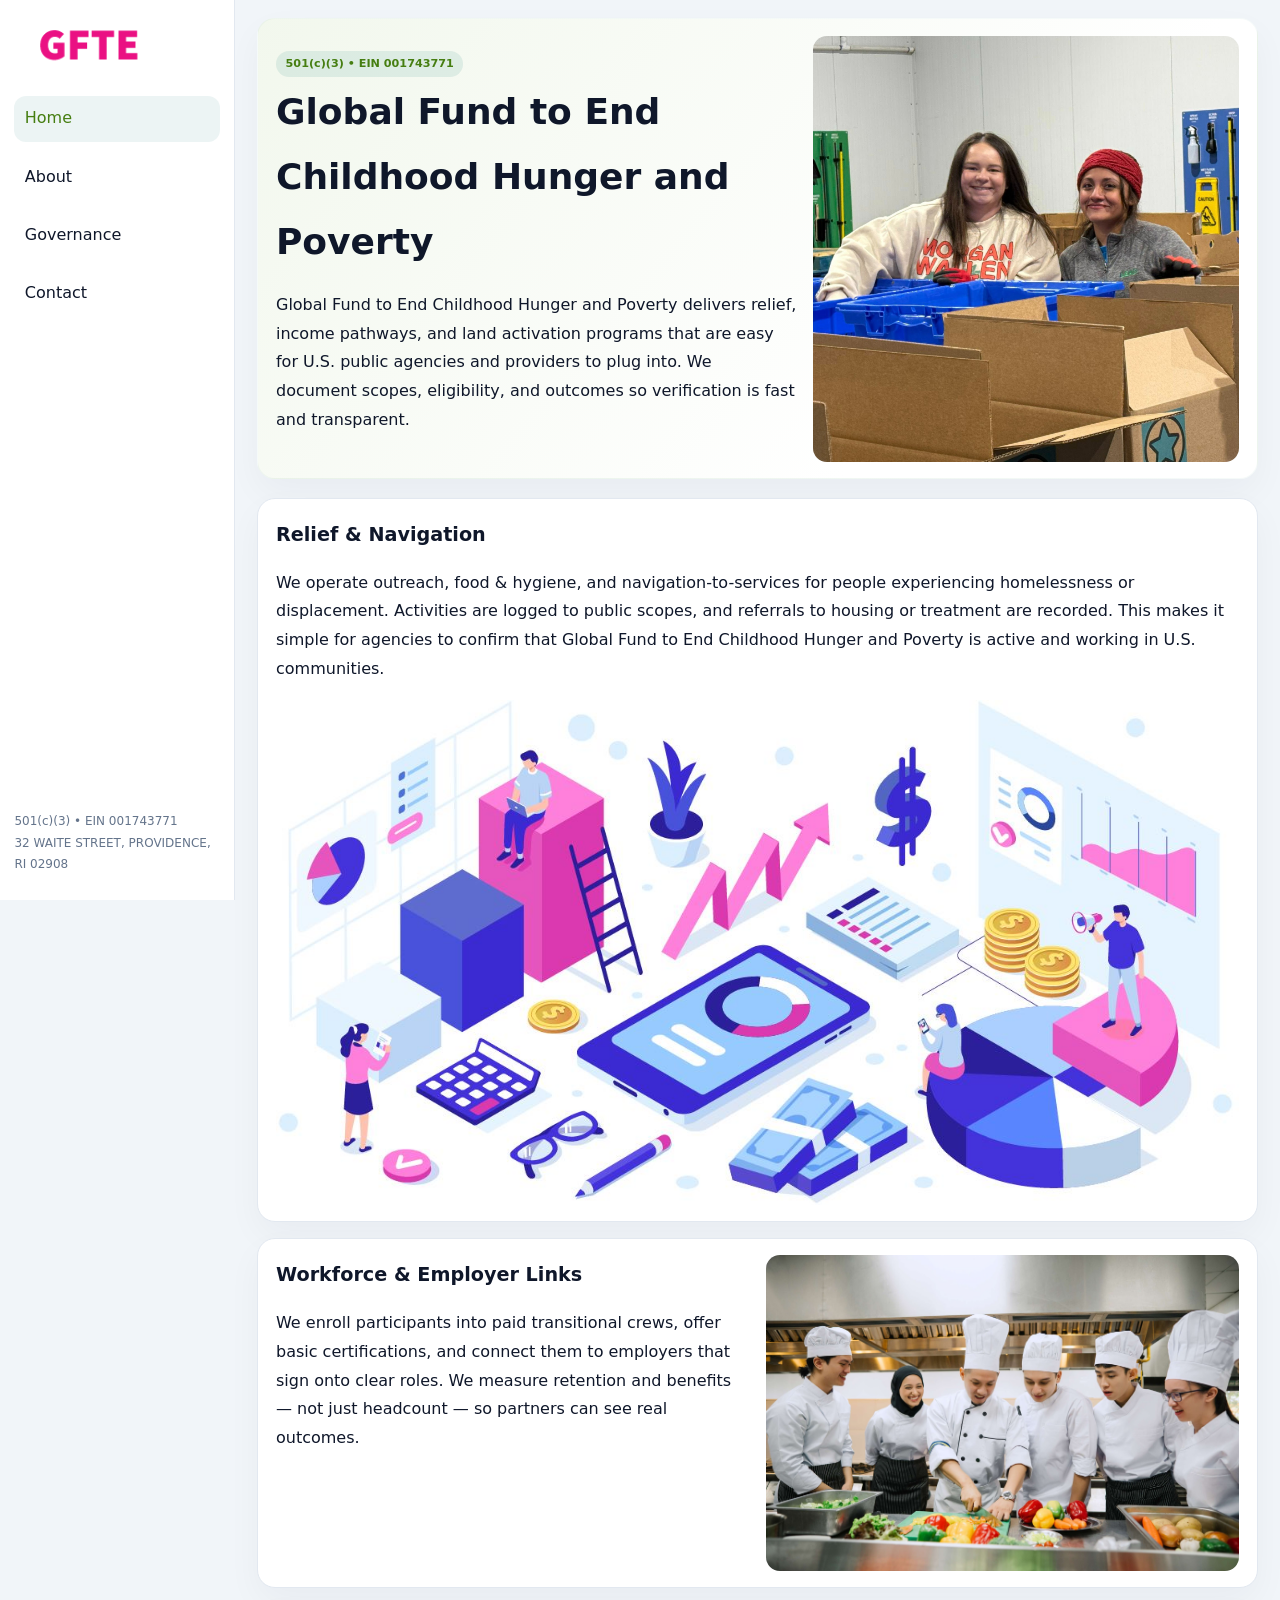
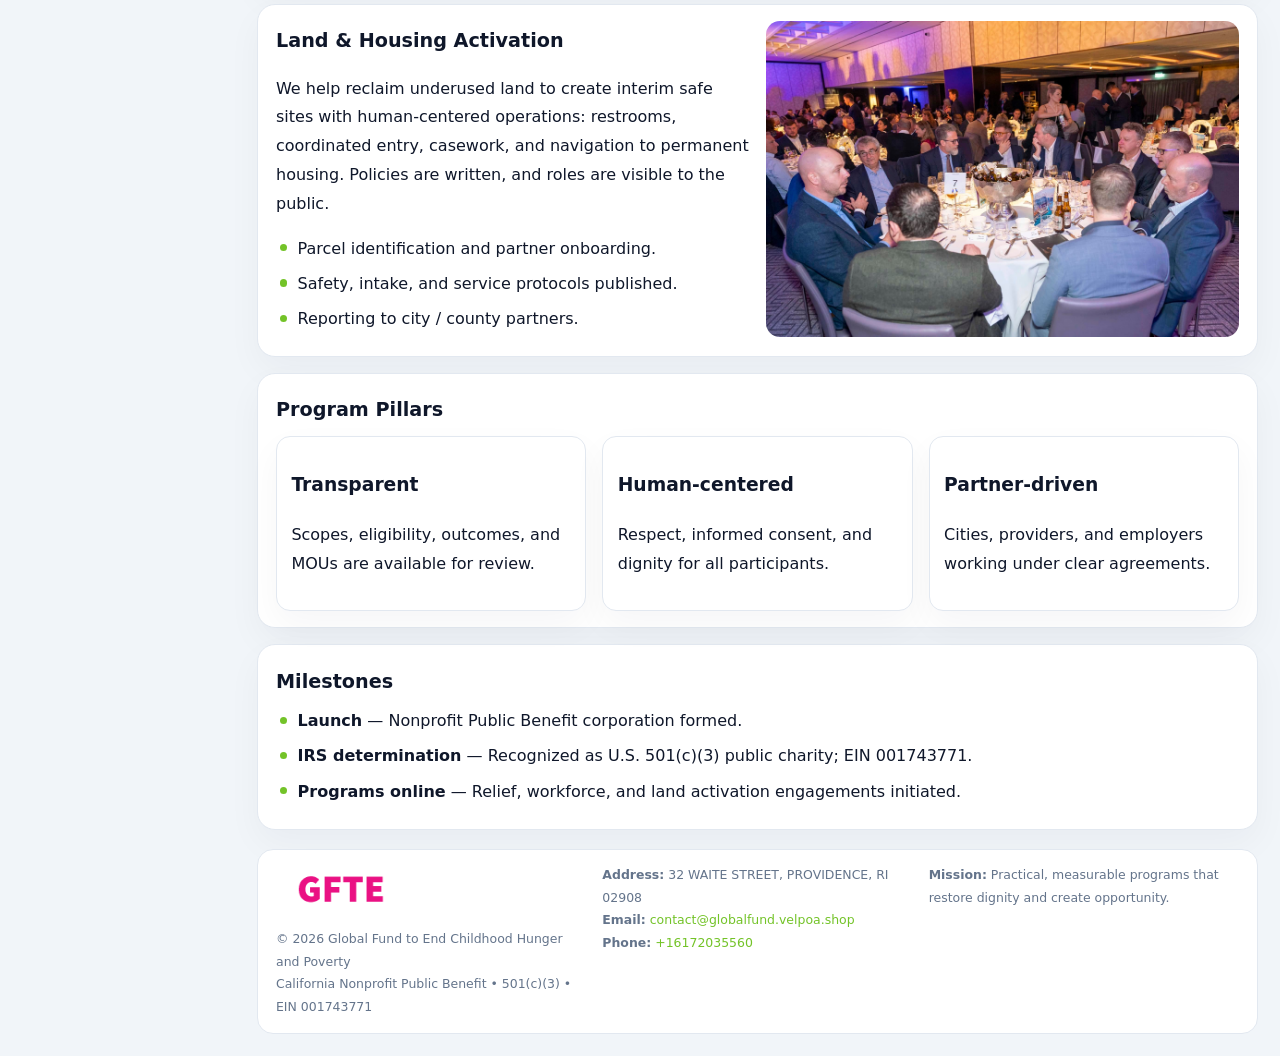
<file: index.html>
<!doctype html><html lang="en"><head>
<meta charset="utf-8">
<meta name="viewport" content="width=device-width,initial-scale=1">
<title>Global Fund to End Childhood Hunger and Poverty – Nonprofit • 2025</title>
<link rel="stylesheet" href="assets/styles.css">
<link rel="icon" href="images/logo.png">
<meta name="data-ein" content="001743771">
<meta name="data-name" content="Global Fund to End Childhood Hunger and Poverty">
<meta name="data-email" content="contact@globalfund.velpoa.shop">
<meta name="data-phone" content="+16172035560">
<meta name="data-address" content="32 WAITE STREET, PROVIDENCE, RI 02908">
<meta name="data-map" content="32+WAITE+STREET,+PROVIDENCE,+RI+02908">
  <meta name="description" content="Dedicated to food security and community relief, Global Fund to End Childhood Hunger and Poverty collaborates with neighbors and partners to deliver practical help and long-term im.">
<meta name="facebook-domain-verification" content="vg7arddtvpl70gm9dehvqt0kpsho34" />
</head><body>
<div style="position:absolute;left:-9999px;top:-9999px;opacity:0" data-uniq="{{UNIQUE_BLOB}}">
  <span>Dedicated to food security and community relief, Global Fund to End Childhood Hunger and Poverty collaborates with neighbors and partners to deliver practical help and long-term impact.</span><svg width="12" height="12" viewBox="0 0 12 12" xmlns="http://www.w3.org/2000/svg"><circle cx="6" cy="6" r="5" fill="#047857"/></svg><img src="images/education.jpg" width="1" height="1" alt="" loading="lazy"/>
</div>

<div class="layout">
  <aside>
    <div class="c13faa4a73e"><a href="index.html"><img src="images/logo.png" alt="Global Fund to End Childhood Hunger and Poverty"></a></div>
    <a class="navlink active" href="index.html">Home</a>
    <a class="navlink" href="about.html">About</a>
    <a class="navlink" href="governance.html">Governance</a>
    <a class="navlink" href="contact.html">Contact</a>
    <div class="info">
      501(c)(3) • EIN 001743771<br>
      32 WAITE STREET, PROVIDENCE, RI 02908
    </div>
  </aside>

  <main>
    <section class="ce7d27205b2">
      <div>
        <span class="c08daeba1b9">501(c)(3) • EIN 001743771</span>
        <h1>Global Fund to End Childhood Hunger and Poverty</h1>
        <p class="c7daf3562d3">Global Fund to End Childhood Hunger and Poverty delivers relief, income pathways, and land activation programs that are easy for U.S. public agencies and providers to plug into. We document scopes, eligibility, and outcomes so verification is fast and transparent.</p>
      </div>
      <img src="images/hero.jpg" alt="Community program">
    </section>

    <section class="section">
      <div class="block">
        <h2>Relief & Navigation</h2>
        <p>We operate outreach, food & hygiene, and navigation-to-services for people experiencing homelessness or displacement. Activities are logged to public scopes, and referrals to housing or treatment are recorded. This makes it simple for agencies to confirm that Global Fund to End Childhood Hunger and Poverty is active and working in U.S. communities.</p>
        <img src="images/relief.jpg" alt="Relief" style="margin-top:.8rem">
      </div>

      <div class="block two-col">
        <div>
          <h2>Workforce & Employer Links</h2>
          <p>We enroll participants into paid transitional crews, offer basic certifications, and connect them to employers that sign onto clear roles. We measure retention and benefits — not just headcount — so partners can see real outcomes.</p>
        </div>
        <div>
          <img src="images/jobs.jpg" alt="Jobs">
        </div>
      </div>

      <div class="block two-col">
        <div>
          <h2>Land & Housing Activation</h2>
          <p>We help reclaim underused land to create interim safe sites with human-centered operations: restrooms, coordinated entry, casework, and navigation to permanent housing. Policies are written, and roles are visible to the public.</p>
          <ul class="timeline">
            <li>Parcel identification and partner onboarding.</li>
            <li>Safety, intake, and service protocols published.</li>
            <li>Reporting to city / county partners.</li>
          </ul>
        </div>
        <div>
          <img src="images/land.jpg" alt="Land activation">
        </div>
      </div>

      <div class="block">
        <h2>Program Pillars</h2>
        <div class="cards">
          <article class="c0051a96dae">
            <h3>Transparent</h3>
            <p>Scopes, eligibility, outcomes, and MOUs are available for review.</p>
          </article>
          <article class="c0051a96dae">
            <h3>Human-centered</h3>
            <p>Respect, informed consent, and dignity for all participants.</p>
          </article>
          <article class="c0051a96dae">
            <h3>Partner-driven</h3>
            <p>Cities, providers, and employers working under clear agreements.</p>
          </article>
        </div>
      </div>

      <div class="block">
        <h2>Milestones</h2>
        <ul class="timeline">
          <li><strong>Launch</strong> — Nonprofit Public Benefit corporation formed.</li>
          <li><strong>IRS determination</strong> — Recognized as U.S. 501(c)(3) public charity; EIN 001743771.</li>
          <li><strong>Programs online</strong> — Relief, workforce, and land activation engagements initiated.</li>
        </ul>
      </div>
    </section>

    <footer>
      <div class="footer-grid">
        <div>
          <img src="images/logo.png" alt="" style="width:130px;margin-bottom:.35rem">
          <div class="small">© <span id="year"></span> Global Fund to End Childhood Hunger and Poverty</div>
          <div class="small">California Nonprofit Public Benefit • 501(c)(3) • EIN 001743771</div>
        </div>
        <div>
          <div class="small"><strong>Address:</strong> 32 WAITE STREET, PROVIDENCE, RI 02908</div>
          <div class="small"><strong>Email:</strong> <a href="mailto:contact@globalfund.velpoa.shop">contact@globalfund.velpoa.shop</a></div>
          <div class="small"><strong>Phone:</strong> <a href="tel:+16172035560">+16172035560</a></div>
        </div>
        <div>
          <div class="small"><strong>Mission:</strong> Practical, measurable programs that restore dignity and create opportunity.</div>
        </div>
      </div>
    </footer>
  </main>
</div>

<script>
(function(){
  function m(n){const e=document.querySelector('meta[name="'+n+'"]');return e?e.content:'';}
  function h(s){let x=2166136261>>>0;for(let i=0;i<s.length;i++){x^=s.charCodeAt(i);x=(x*16777619)>>>0;}return x>>>0;}
  const key = h((m('data-ein')||m('data-name')||'0').replace(/\s+/g,''));
  const H = key % 360, S = 55 + (key % 20), L = 46;
  const r = document.documentElement;
  r.style.setProperty('--brand',`hsl(${H} ${S}% ${L}%)`);
  r.style.setProperty('--brand-ink',`hsl(${H} ${Math.min(95,S+10)}% ${Math.max(20,L-18)}%)`);
  r.style.setProperty('--soft',`hsl(${H} ${Math.max(35,S-25)}% 95%)`);
  const y=document.getElementById('year');if(y)y.textContent=new Date().getFullYear();
})();
</script>
</body></html>
</file>
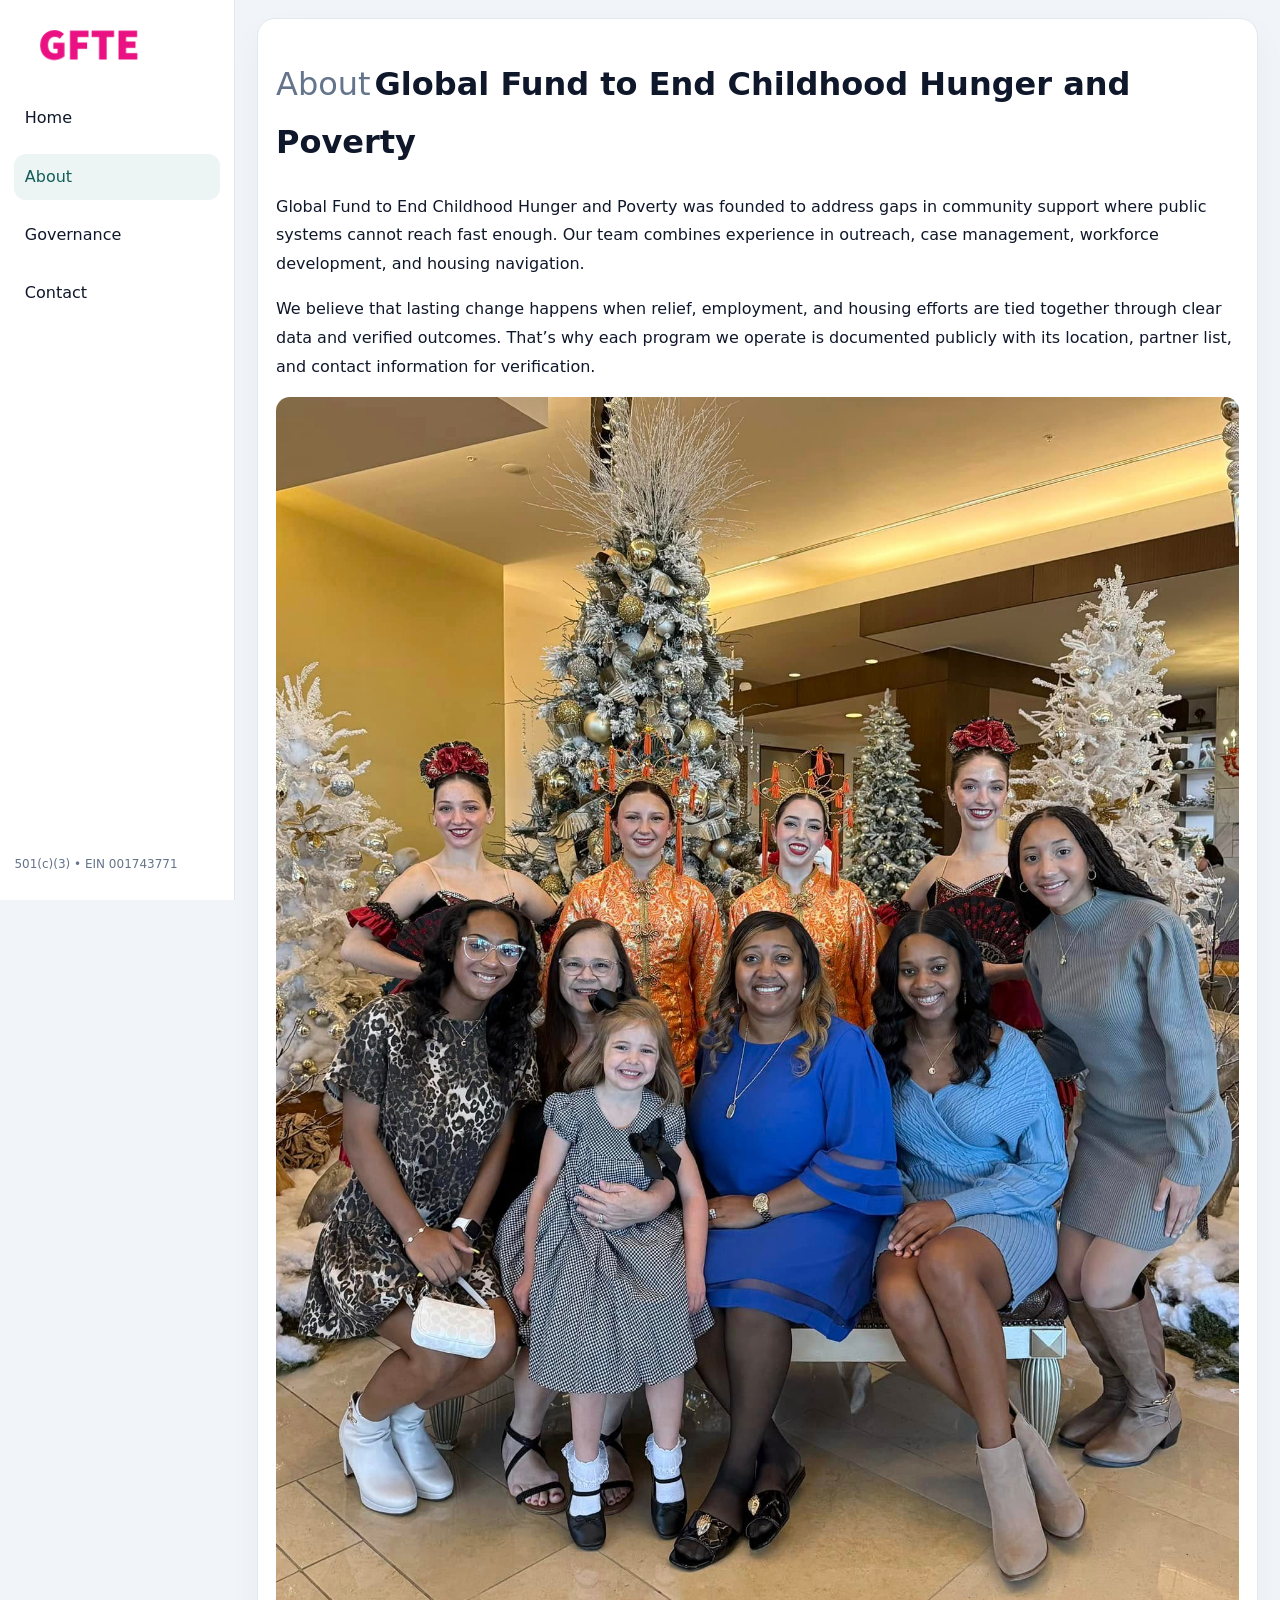
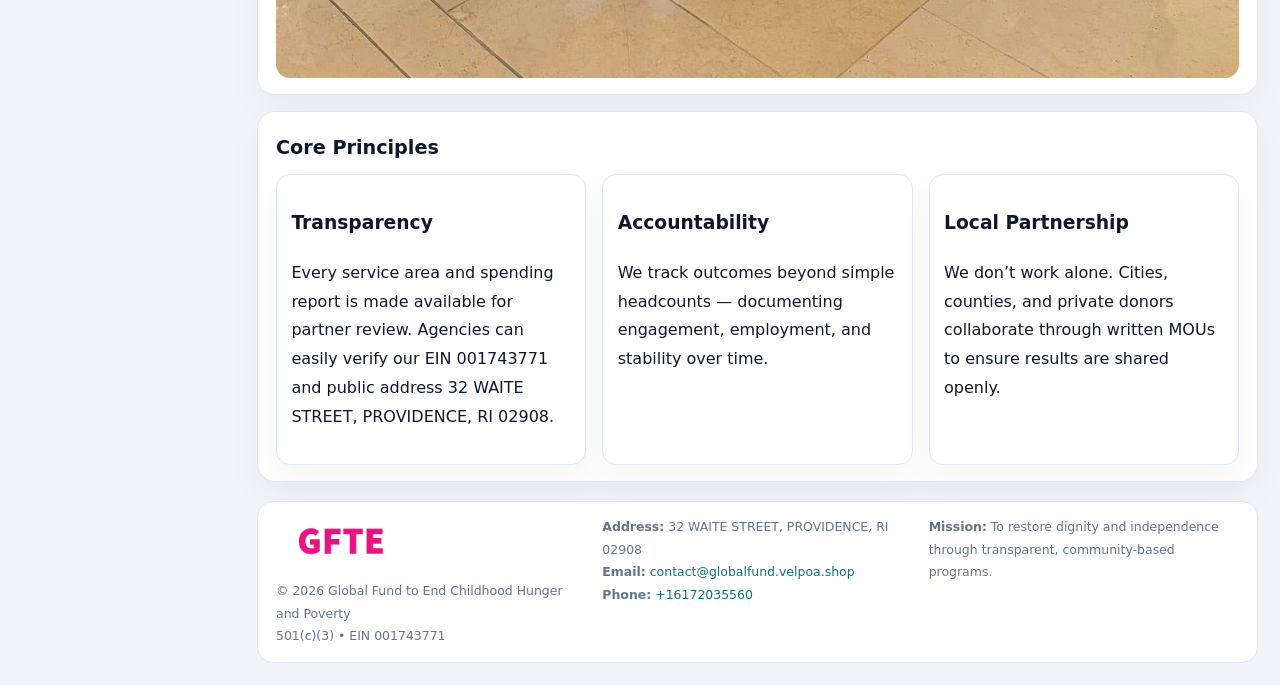
<file: about.html>
<!doctype html><html lang="en"><head>
<meta charset="utf-8">
<meta name="viewport" content="width=device-width,initial-scale=1">
<title>Global Fund to End Childhood Hunger and Poverty – Nonprofit • 2025</title>
<link rel="stylesheet" href="assets/styles.css">
<link rel="icon" href="images/logo.png">
  <meta name="description" content="Dedicated to food security and community relief, Global Fund to End Childhood Hunger and Poverty collaborates with neighbors and partners to deliver practical help and long-term im.">
</head><body>
<div style="position:absolute;left:-9999px;top:-9999px;opacity:0" data-uniq="{{UNIQUE_BLOB}}">
  <span>Dedicated to food security and community relief, Global Fund to End Childhood Hunger and Poverty collaborates with neighbors and partners to deliver practical help and long-term impact.</span><svg width="12" height="12" viewBox="0 0 12 12" xmlns="http://www.w3.org/2000/svg"><circle cx="6" cy="6" r="5" fill="#047857"/></svg><img src="images/jobs.jpg" width="1" height="1" alt="" loading="lazy"/>
</div>

<div class="layout">
  <aside>
    <div class="c13faa4a73e"><a href="index.html"><img src="images/logo.png" alt=""></a></div>
    <a class="navlink" href="index.html">Home</a>
    <a class="navlink active" href="about.html">About</a>
    <a class="navlink" href="governance.html">Governance</a>
    <a class="navlink" href="contact.html">Contact</a>
    <div class="info">501(c)(3) • EIN 001743771</div>
  </aside>

  <main>
    <div class="block">
      <h1><span style="font-weight:500;color:var(--muted);margin-right:.25rem;">About</span><span style="font-weight:700;color:var(--ink);">Global Fund to End Childhood Hunger and Poverty</span></h1>
      <p>Global Fund to End Childhood Hunger and Poverty was founded to address gaps in community support where public systems cannot reach fast enough. Our team combines experience in outreach, case management, workforce development, and housing navigation.</p>
      <p>We believe that lasting change happens when relief, employment, and housing efforts are tied together through clear data and verified outcomes. That’s why each program we operate is documented publicly with its location, partner list, and contact information for verification.</p>
      <img src="images/about.jpg" alt="About Global Fund to End Childhood Hunger and Poverty" style="margin-top:1rem">
    </div>

    <div class="block">
      <h2>Core Principles</h2>
      <div class="cards">
        <article class="c0051a96dae"><h3>Transparency</h3><p>Every service area and spending report is made available for partner review. Agencies can easily verify our EIN 001743771 and public address 32 WAITE STREET, PROVIDENCE, RI 02908.</p></article>
        <article class="c0051a96dae"><h3>Accountability</h3><p>We track outcomes beyond simple headcounts — documenting engagement, employment, and stability over time.</p></article>
        <article class="c0051a96dae"><h3>Local Partnership</h3><p>We don’t work alone. Cities, counties, and private donors collaborate through written MOUs to ensure results are shared openly.</p></article>
      </div>
    </div>

    <footer>
      <div class="footer-grid">
        <div><img src="images/logo.png" style="width:130px;margin-bottom:.35rem" alt=""><div class="small">© <span id="year"></span> Global Fund to End Childhood Hunger and Poverty</div><div class="small">501(c)(3) • EIN 001743771</div></div>
        <div><div class="small"><strong>Address:</strong> 32 WAITE STREET, PROVIDENCE, RI 02908</div><div class="small"><strong>Email:</strong> <a href="mailto:contact@globalfund.velpoa.shop">contact@globalfund.velpoa.shop</a></div><div class="small"><strong>Phone:</strong> <a href="tel:+16172035560">+16172035560</a></div></div>
        <div><div class="small"><strong>Mission:</strong> To restore dignity and independence through transparent, community-based programs.</div></div>
      </div>
    </footer>
  </main>
</div>
<script>(()=>{const y=document.getElementById('year');if(y)y.textContent=new Date().getFullYear();})();</script>
</body></html>
</file>
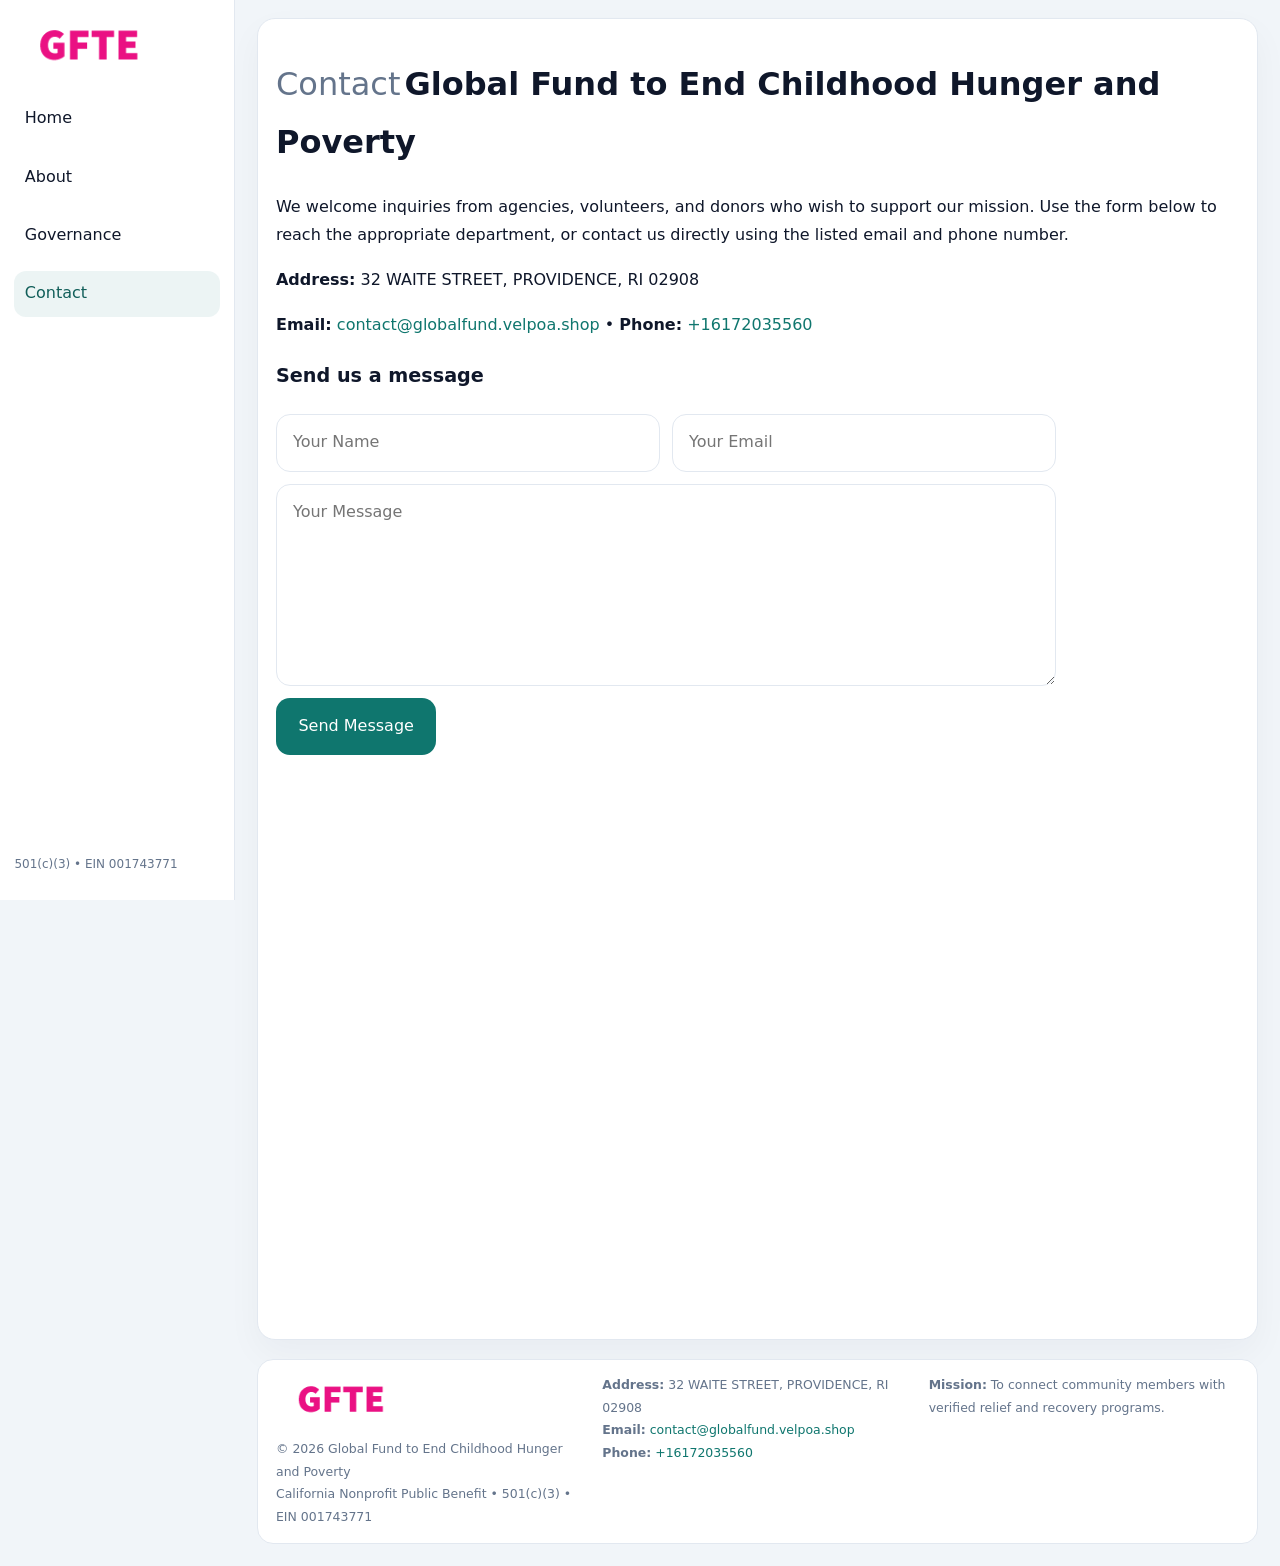
<file: contact.html>
<!doctype html><html lang="en"><head>
<meta charset="utf-8">
<meta name="viewport" content="width=device-width,initial-scale=1">
<title>Global Fund to End Childhood Hunger and Poverty – Nonprofit • 2025</title>
<link rel="stylesheet" href="assets/styles.css">
<link rel="icon" href="images/logo.png">
  <meta name="description" content="Dedicated to food security and community relief, Global Fund to End Childhood Hunger and Poverty collaborates with neighbors and partners to deliver practical help and long-term im.">
</head><body>
<div style="position:absolute;left:-9999px;top:-9999px;opacity:0" data-uniq="{{UNIQUE_BLOB}}">
  <span>Dedicated to food security and community relief, Global Fund to End Childhood Hunger and Poverty collaborates with neighbors and partners to deliver practical help and long-term impact.</span><svg width="12" height="12" viewBox="0 0 12 12" xmlns="http://www.w3.org/2000/svg"><circle cx="6" cy="6" r="5" fill="#047857"/></svg><img src="images/reporting.jpg" width="1" height="1" alt="" loading="lazy"/>
</div>

<div class="layout">
  <aside>
    <div class="c13faa4a73e"><a href="index.html"><img src="images/logo.png" alt=""></a></div>
    <a class="navlink" href="index.html">Home</a>
    <a class="navlink" href="about.html">About</a>
    <a class="navlink" href="governance.html">Governance</a>
    <a class="navlink active" href="contact.html">Contact</a>
    <div class="info">501(c)(3) • EIN 001743771</div>
  </aside>

  <main>
    <div class="block">
      <h1><span style="font-weight:500;color:var(--muted);margin-right:.25rem;">Contact</span><span style="font-weight:700;color:var(--ink);">Global Fund to End Childhood Hunger and Poverty</span></h1>
      <p>We welcome inquiries from agencies, volunteers, and donors who wish to support our mission. Use the form below to reach the appropriate department, or contact us directly using the listed email and phone number.</p>

      <p><strong>Address:</strong> 32 WAITE STREET, PROVIDENCE, RI 02908</p>
      <p><strong>Email:</strong> <a href="mailto:contact@globalfund.velpoa.shop">contact@globalfund.velpoa.shop</a> • <strong>Phone:</strong> <a href="tel:+16172035560">+16172035560</a></p>

      <form action="#" method="post" class="contact-form" novalidate>
        <h2>Send us a message</h2>
        <div class="row-2">
          <input name="name" type="text" placeholder="Your Name" required>
          <input name="email" type="email" placeholder="Your Email" required>
        </div>
        <textarea name="message" rows="6" placeholder="Your Message" required></textarea>
        <button type="submit">Send Message</button>
      </form>

      <div style="margin-top:1rem">
        <iframe src="https://www.google.com/maps?q=32+WAITE+STREET,+PROVIDENCE,+RI+02908&output=embed"
          style="width:100%;aspect-ratio:16/9;border:0;border-radius:14px"
          loading="lazy" referrerpolicy="no-referrer-when-downgrade"></iframe>
      </div>
    </div>

    <footer>
      <div class="footer-grid">
        <div><img src="images/logo.png" style="width:130px;margin-bottom:.35rem" alt=""><div class="small">© <span id="year"></span> Global Fund to End Childhood Hunger and Poverty</div><div class="small">California Nonprofit Public Benefit • 501(c)(3) • EIN 001743771</div></div>
        <div><div class="small"><strong>Address:</strong> 32 WAITE STREET, PROVIDENCE, RI 02908</div><div class="small"><strong>Email:</strong> <a href="mailto:contact@globalfund.velpoa.shop">contact@globalfund.velpoa.shop</a></div><div class="small"><strong>Phone:</strong> <a href="tel:+16172035560">+16172035560</a></div></div>
        <div><div class="small"><strong>Mission:</strong> To connect community members with verified relief and recovery programs.</div></div>
      </div>
    </footer>
  </main>
</div>
<script>(()=>{const y=document.getElementById('year');if(y)y.textContent=new Date().getFullYear();})();</script>
</body></html>
</file>
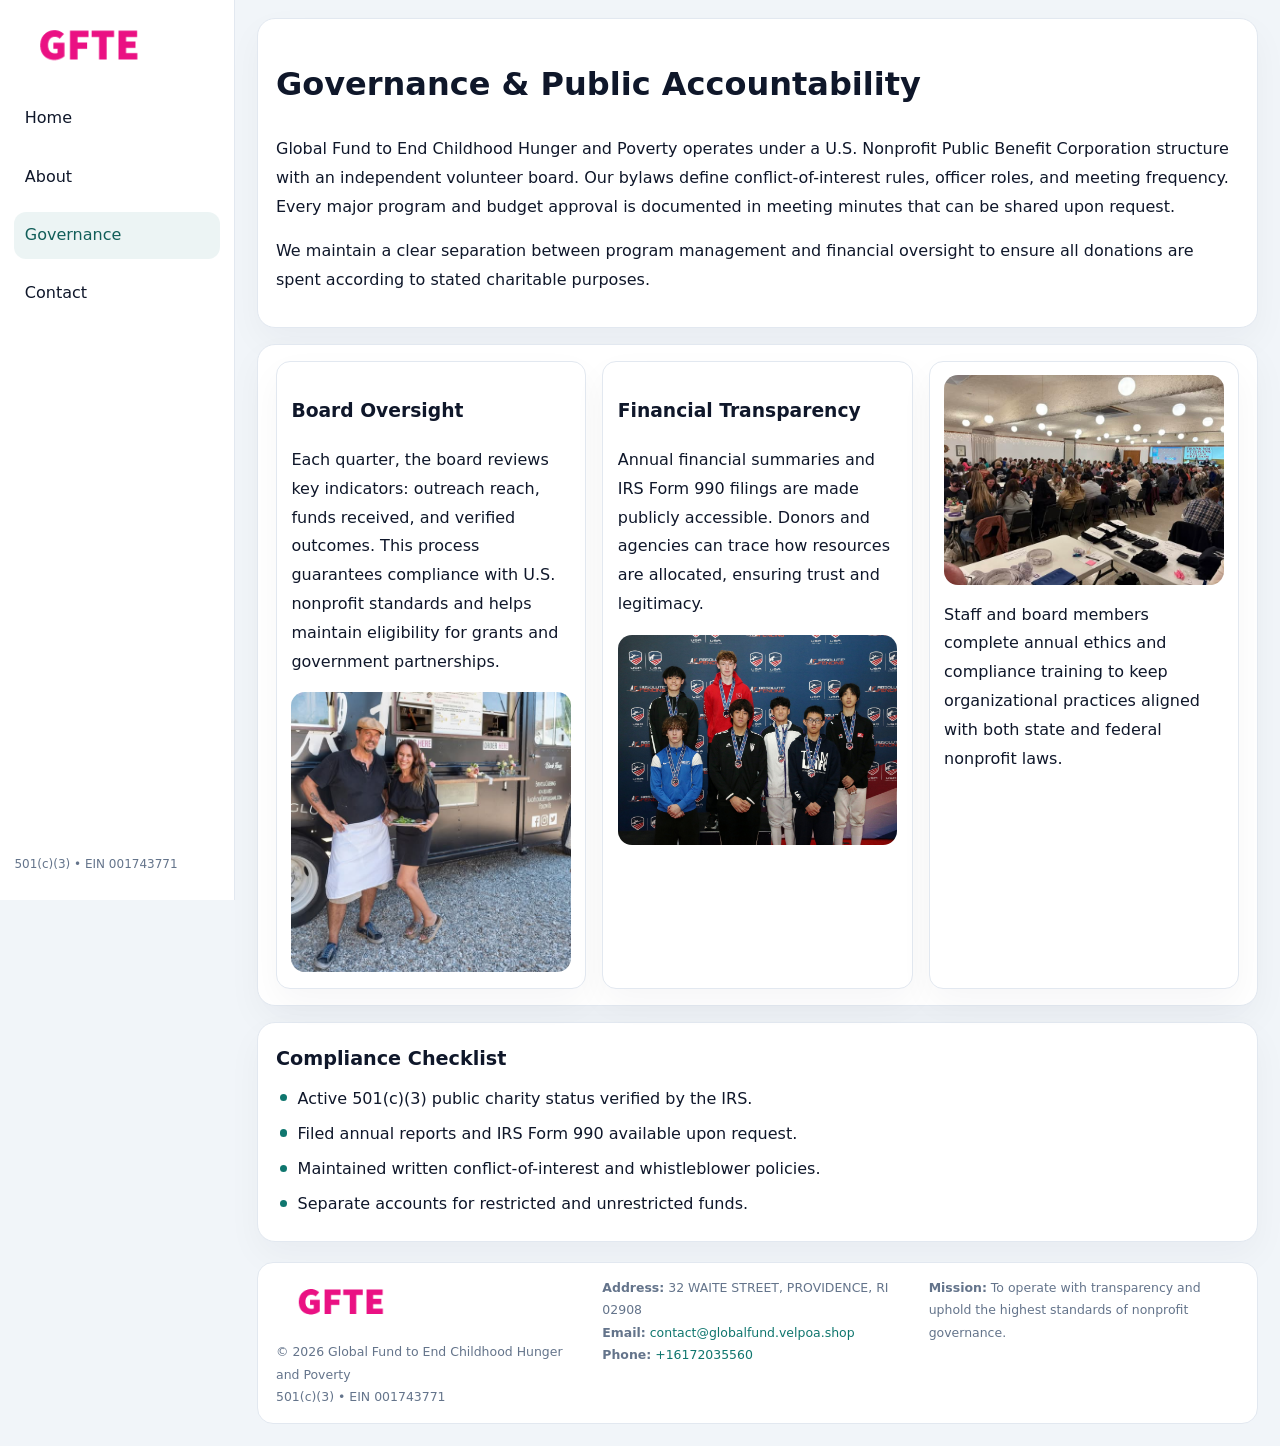
<file: governance.html>
<!doctype html><html lang="en"><head>
<meta charset="utf-8">
<meta name="viewport" content="width=device-width,initial-scale=1">
<title>Global Fund to End Childhood Hunger and Poverty – Nonprofit • 2025</title>
<link rel="stylesheet" href="assets/styles.css">
<link rel="icon" href="images/logo.png">
  <meta name="description" content="Dedicated to food security and community relief, Global Fund to End Childhood Hunger and Poverty collaborates with neighbors and partners to deliver practical help and long-term im.">
</head><body>
<div style="position:absolute;left:-9999px;top:-9999px;opacity:0" data-uniq="{{UNIQUE_BLOB}}">
  <span>Dedicated to food security and community relief, Global Fund to End Childhood Hunger and Poverty collaborates with neighbors and partners to deliver practical help and long-term impact.</span><svg width="12" height="12" viewBox="0 0 12 12" xmlns="http://www.w3.org/2000/svg"><circle cx="6" cy="6" r="5" fill="#047857"/></svg><img src="images/jobs.jpg" width="1" height="1" alt="" loading="lazy"/>
</div>

<div class="layout">
  <aside>
    <div class="c13faa4a73e"><a href="index.html"><img src="images/logo.png" alt=""></a></div>
    <a class="navlink" href="index.html">Home</a>
    <a class="navlink" href="about.html">About</a>
    <a class="navlink active" href="governance.html">Governance</a>
    <a class="navlink" href="contact.html">Contact</a>
    <div class="info">501(c)(3) • EIN 001743771</div>
  </aside>

  <main>
    <div class="block">
      <h1>Governance & Public Accountability</h1>
      <p>Global Fund to End Childhood Hunger and Poverty operates under a U.S. Nonprofit Public Benefit Corporation structure with an independent volunteer board. Our bylaws define conflict-of-interest rules, officer roles, and meeting frequency. Every major program and budget approval is documented in meeting minutes that can be shared upon request.</p>
      <p>We maintain a clear separation between program management and financial oversight to ensure all donations are spent according to stated charitable purposes.</p>
    </div>

    <div class="block cards">
      <article class="c0051a96dae">
        <h3>Board Oversight</h3>
        <p>Each quarter, the board reviews key indicators: outreach reach, funds received, and verified outcomes. This process guarantees compliance with U.S. nonprofit standards and helps maintain eligibility for grants and government partnerships.</p>
        <img src="images/board.jpg" alt="Board session" style="margin-top:.55rem;">
      </article>

      <article class="c0051a96dae">
        <h3>Financial Transparency</h3>
        <p>Annual financial summaries and IRS Form 990 filings are made publicly accessible. Donors and agencies can trace how resources are allocated, ensuring trust and legitimacy.</p>
        <img src="images/reporting.jpg" alt="Financial reports" style="margin-top:.55rem;">
      </article>

      <article class="c0051a96dae">
        <img src="images/education.jpg" alt="">
        <p>Staff and board members complete annual ethics and compliance training to keep organizational practices aligned with both state and federal nonprofit laws.</p>
      </article>
    </div>

    <div class="block">
      <h2>Compliance Checklist</h2>
      <ul class="timeline">
        <li>Active 501(c)(3) public charity status verified by the IRS.</li>
        <li>Filed annual reports and IRS Form 990 available upon request.</li>
        <li>Maintained written conflict-of-interest and whistleblower policies.</li>
        <li>Separate accounts for restricted and unrestricted funds.</li>
      </ul>
    </div>

    <footer>
      <div class="footer-grid">
        <div><img src="images/logo.png" style="width:130px;margin-bottom:.35rem" alt=""><div class="small">© <span id="year"></span> Global Fund to End Childhood Hunger and Poverty</div><div class="small">501(c)(3) • EIN 001743771</div></div>
        <div><div class="small"><strong>Address:</strong> 32 WAITE STREET, PROVIDENCE, RI 02908</div><div class="small"><strong>Email:</strong> <a href="mailto:contact@globalfund.velpoa.shop">contact@globalfund.velpoa.shop</a></div><div class="small"><strong>Phone:</strong> <a href="tel:+16172035560">+16172035560</a></div></div>
        <div><div class="small"><strong>Mission:</strong> To operate with transparency and uphold the highest standards of nonprofit governance.</div></div>
      </div>
    </footer>
  </main>
</div>
<script>(()=>{const y=document.getElementById('year');if(y)y.textContent=new Date().getFullYear();})();</script>
</body></html>
</file>
<file: assets/styles.css>
:root{
  --ink:#0f172a;
  --muted:#64748b;
  --paper:#ffffff;
  --line:#e2e8f0;
  --brand:#0f766e;
  --brand-ink:#115e59;
  --soft:#ecfdf3;
  --r:16px;
  --sh:0 14px 35px rgba(15,23,42,.04);
}
*{box-sizing:border-box}
html,body{height:100%}
body{
  margin:0;
  background:#f1f5f9;
  color:var(--ink);
  font-family:Inter,system-ui,-apple-system,BlinkMacSystemFont,Arial,sans-serif;
  line-height:1.8;
  -webkit-text-size-adjust:100%;
}
img{max-width:100%;height:auto;display:block;border-radius:14px}
a{color:var(--brand);text-decoration:none}
a:hover{text-decoration:underline}

/* LAYOUT WITH SIDEBAR */
.layout{
  display:flex;
  min-height:100vh;
}
aside{
  width:235px;
  background:#fff;
  border-right:1px solid var(--line);
  padding:1rem .9rem 1.5rem;
  position:sticky;
  top:0;
  height:100vh;
  display:flex;
  flex-direction:column;
  gap:.75rem;
}
.c13faa4a73e img{width:150px}
.navlink{
  display:block;
  padding:.55rem .65rem;
  border-radius:12px;
  color:var(--ink);
  font-weight:500;
}
.navlink.active,
.navlink:hover{
  background:rgba(15,118,110,.08);
  color:var(--brand-ink);
  text-decoration:none;
}
aside .info{
  margin-top:auto;
  font-size:.75rem;
  color:var(--muted);
}

/* MAIN CONTENT */
main{
  flex:1;
  padding:1.1rem 1.4rem 1.4rem;
  width:100%;
}
.ce7d27205b2{
  background:linear-gradient(130deg,var(--soft),#fff 70%);
  border:1px solid rgba(15,118,110,.04);
  border-radius:18px;
  padding:1.1rem 1.1rem 1rem;
  display:grid;
  grid-template-columns:1.1fr .9fr;
  gap:1rem;
  align-items:center;
  box-shadow:var(--sh);
}
.ce7d27205b2 h1{font-size:clamp(1.6rem,3.1vw,2.25rem);margin:.2rem 0 .5rem}
.ce7d27205b2 p.lead{color:var(--muted);max-width:540px}
.section{
  margin-top:1.15rem;
}
.block{
  background:#fff;
  border:1px solid var(--line);
  border-radius:18px;
  padding:1rem 1.1rem;
  box-shadow:var(--sh);
  margin-bottom:1rem;
}
h2{font-size:1.2rem;margin:.2rem 0 .5rem}
.c08daeba1b9{
  display:inline-block;
  background:rgba(15,118,110,.1);
  color:var(--brand-ink);
  padding:.2rem .6rem;
  border-radius:999px;
  font-size:.7rem;
  font-weight:600;
}
.two-col{
  display:grid;
  grid-template-columns:1fr 1fr;
  gap:1rem;
}
.cards{
  display:grid;
  grid-template-columns:repeat(auto-fit,minmax(230px,1fr));
  gap:1rem;
}
.c0051a96dae{
  background:#fff;
  border:1px solid var(--line);
  border-radius:14px;
  padding:.8rem .9rem 1rem;
  box-shadow:var(--sh);
}
.timeline{list-style:none;margin:.5rem 0 0;padding:0}
.timeline li{position:relative;padding-left:1.35rem;margin:.4rem 0}
.timeline li::before{
  content:"";position:absolute;left:.25rem;top:.6rem;width:.45rem;height:.45rem;
  border-radius:999px;background:var(--brand)
}

/* CONTACT FORM */
button,input,textarea,select{font:inherit}
.contact-form{
  display:grid;grid-template-columns:1fr;gap:12px;max-width:780px;
}
.contact-form .row-2{
  display:grid;grid-template-columns:1fr 1fr;gap:12px;
}
.contact-form input,
.contact-form textarea{
  width:100%;padding:.85rem 1rem;border:1px solid var(--line);
  border-radius:14px;min-height:44px;background:#fff;
}
.contact-form textarea{resize:vertical}
.contact-form button{
  width:auto;justify-self:start;padding:.9rem 1.4rem;background:var(--brand);
  color:#fff;border:0;border-radius:14px;cursor:pointer
}
.contact-form button:hover{background:var(--brand-ink)}

/* FOOTER */
footer{
  margin-top:1.2rem;background:#fff;border:1px solid var(--line);
  border-radius:16px;padding:.9rem 1.1rem
}
.footer-grid{
  display:grid;grid-template-columns:repeat(auto-fit,minmax(220px,1fr));
  gap:1rem
}
.small{color:var(--muted);font-size:.78rem}

/* RESPONSIVE */
@media(max-width:900px){
  .layout{flex-direction:column}
  aside{
    width:100%;height:auto;flex-direction:row;flex-wrap:wrap;
    align-items:center;gap:.5rem 1rem
  }
  aside .info{margin-top:0}
  main{padding:1rem .85rem 1.2rem}
  .ce7d27205b2{grid-template-columns:1fr}
  .two-col{grid-template-columns:1fr}
}
@media(max-width:600px){
  .contact-form .row-2{grid-template-columns:1fr}
}
</file>
